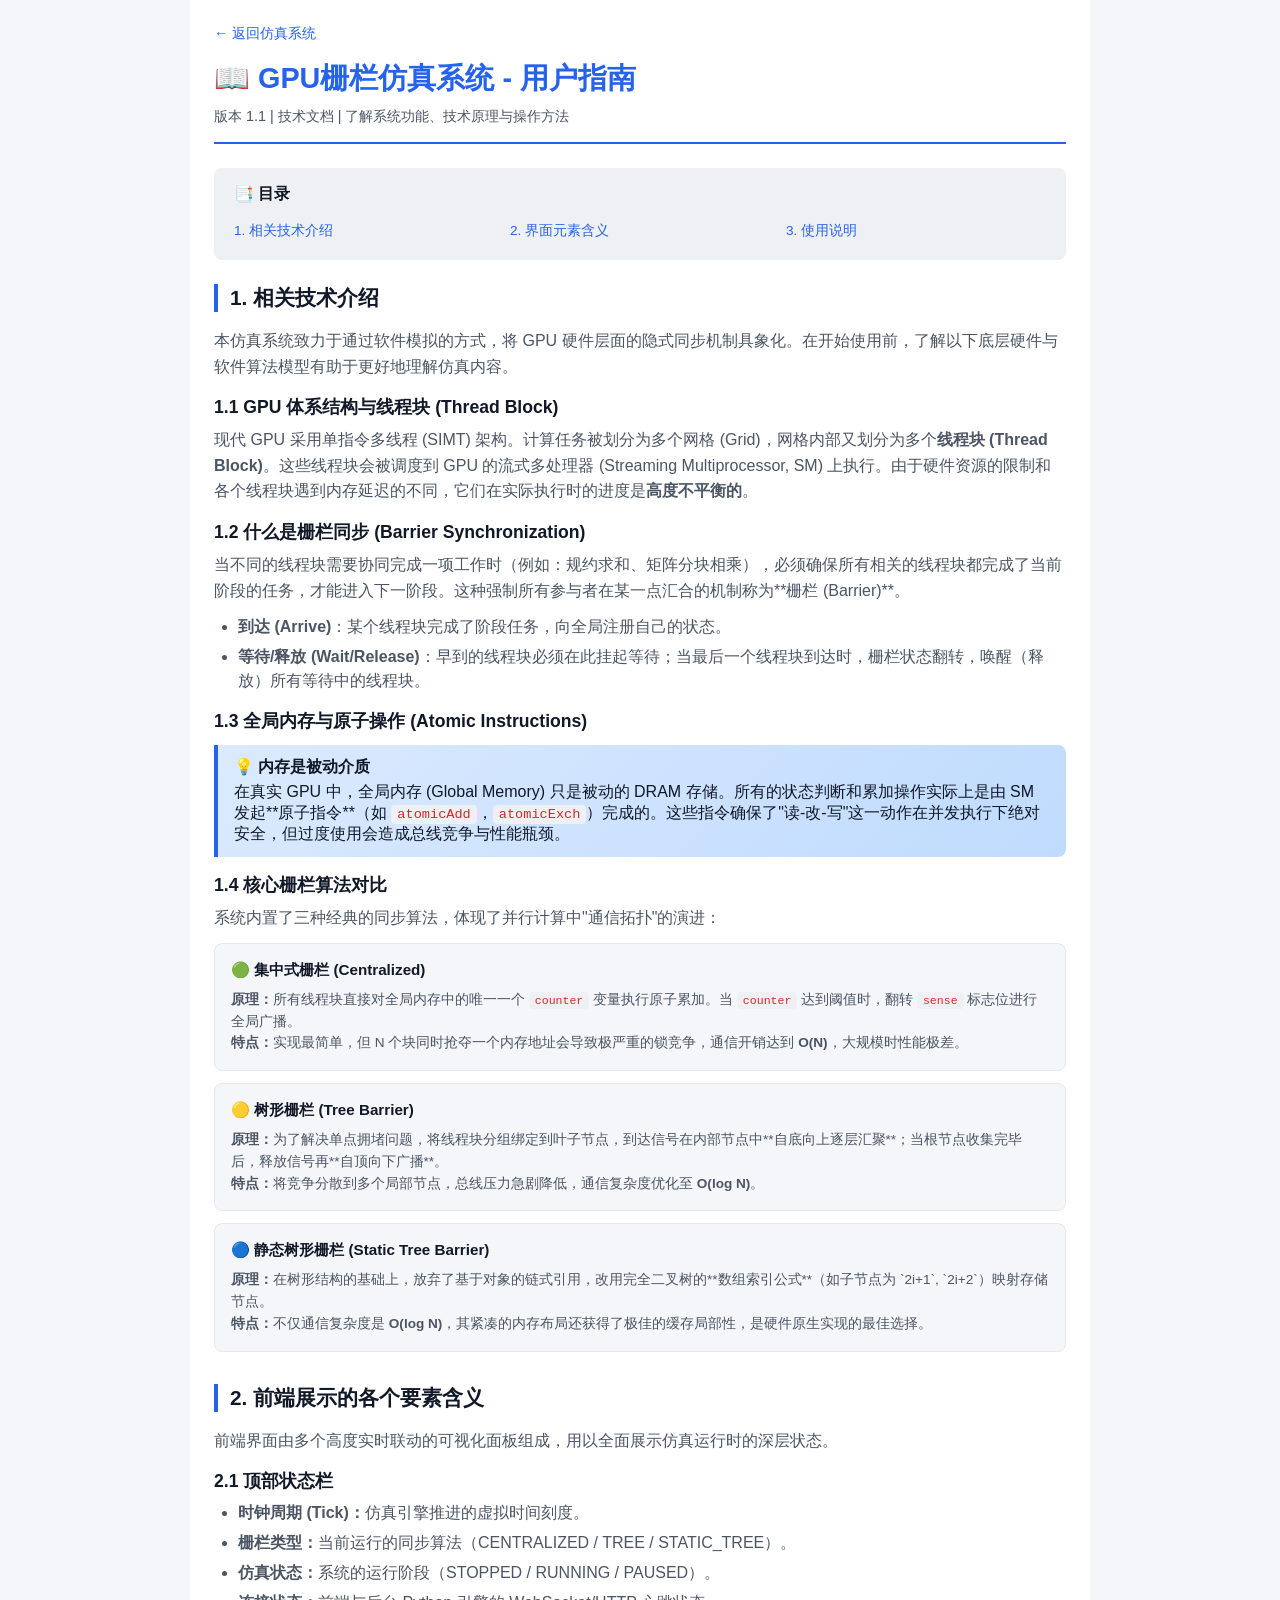
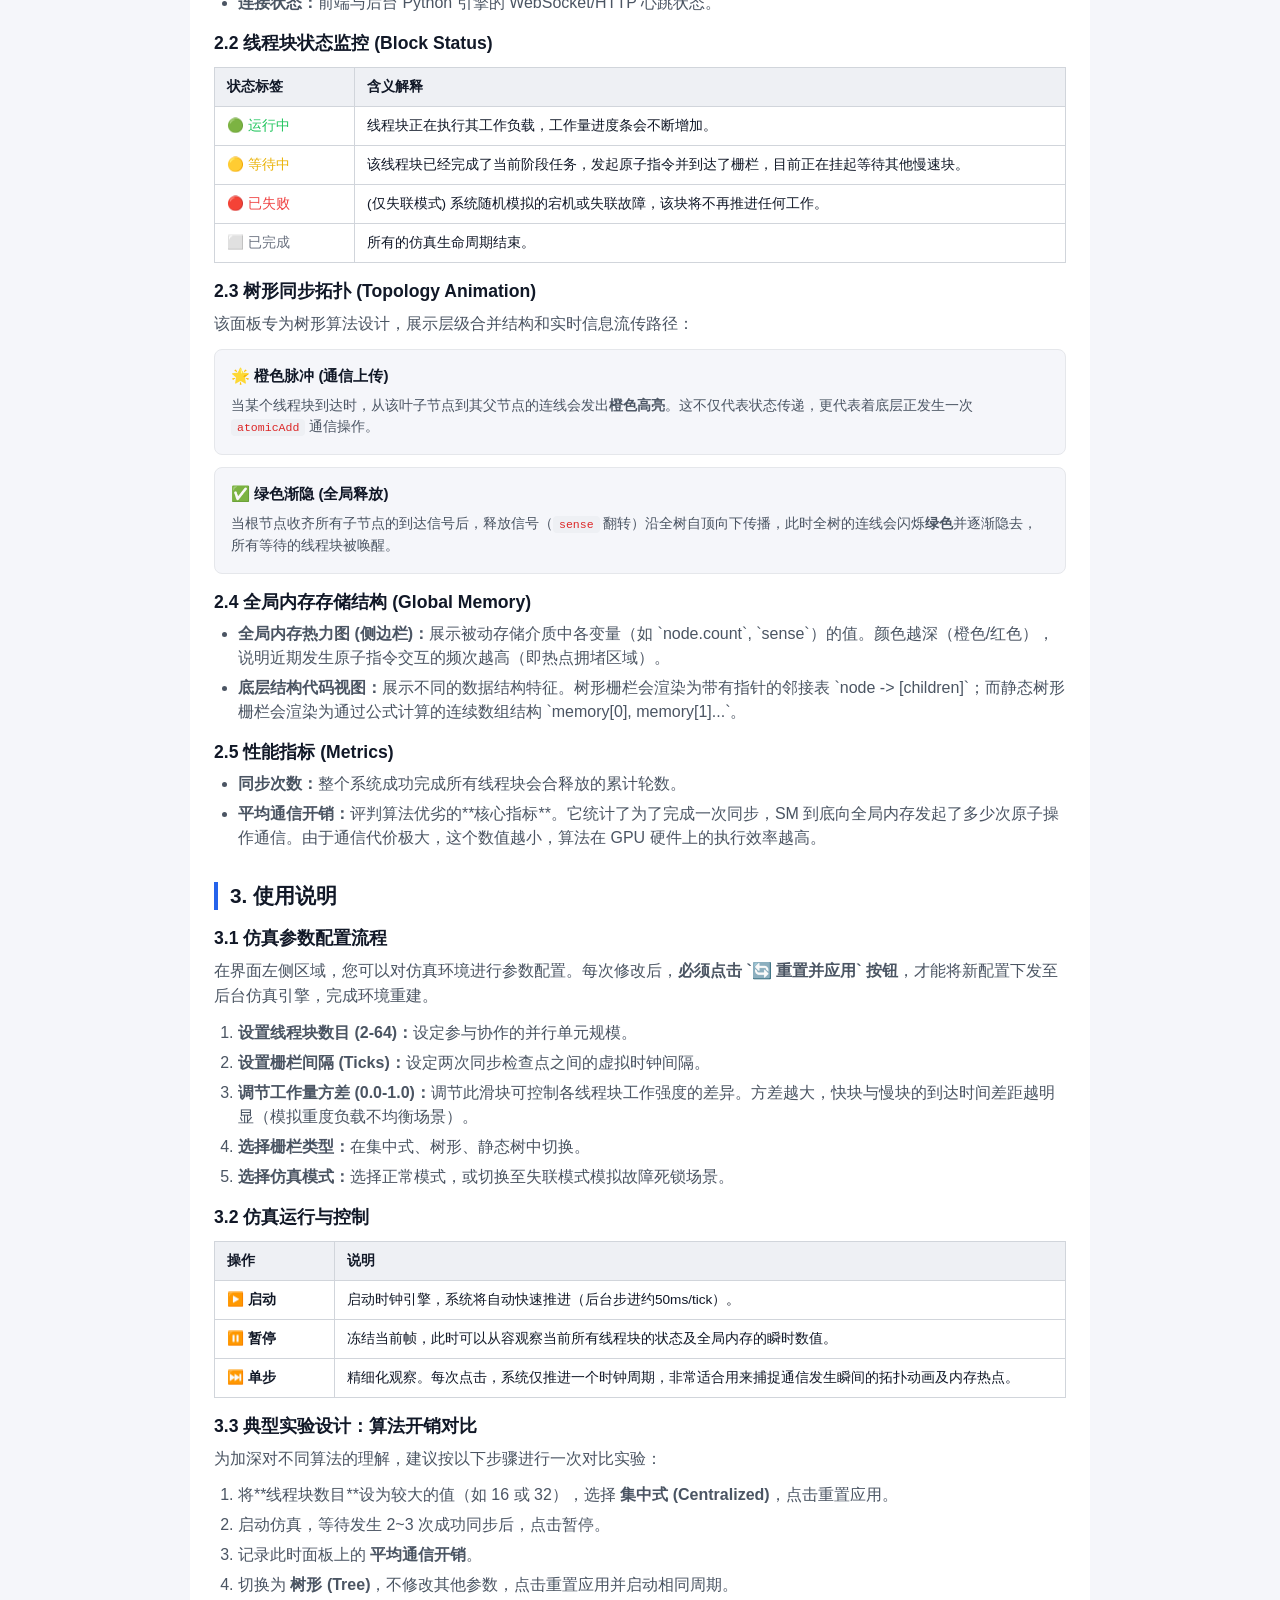
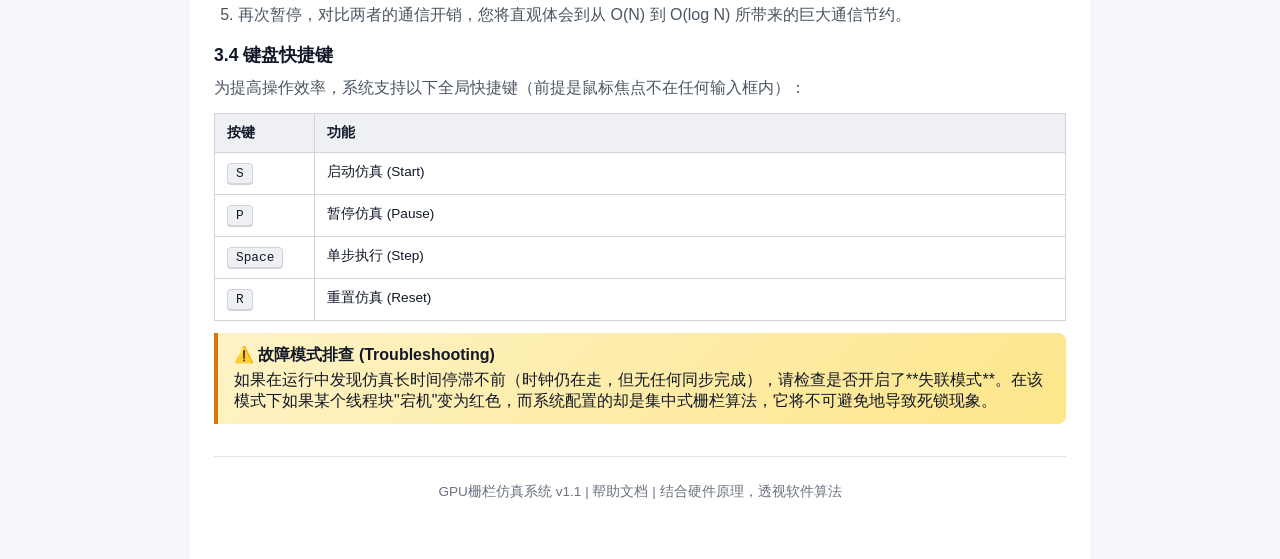
<file: src/web/help.html>
<!DOCTYPE html>
<html lang="zh-CN">
<head>
    <meta charset="UTF-8">
    <meta name="viewport" content="width=device-width, initial-scale=1.0">
    <title>GPU栅栏仿真系统 - 帮助文档</title>
    <link rel="stylesheet" href="styles.css">
    <style>
        .help-container {
            max-width: 900px;
            margin: 0 auto;
            padding: 24px;
            background: var(--bg-secondary);
            min-height: 100vh;
        }

        .help-header {
            border-bottom: 2px solid var(--accent-primary);
            padding-bottom: 16px;
            margin-bottom: 24px;
        }

        .help-header h1 {
            font-size: 1.8rem;
            color: var(--accent-primary);
            margin-bottom: 8px;
        }

        .help-header p {
            color: var(--text-secondary);
            font-size: 0.9rem;
        }

        .help-toc {
            background: var(--bg-tertiary);
            border-radius: 8px;
            padding: 16px 20px;
            margin-bottom: 24px;
        }

        .help-toc h3 {
            margin: 0 0 12px 0;
            font-size: 1rem;
            color: var(--text-primary);
        }

        .help-toc ul {
            list-style: none;
            padding: 0;
            margin: 0;
            columns: 3;
        }

        .help-toc li {
            padding: 4px 0;
        }

        .help-toc a {
            color: var(--accent-primary);
            text-decoration: none;
            font-size: 0.85rem;
        }

        .help-toc a:hover {
            text-decoration: underline;
        }

        .help-section {
            margin-bottom: 32px;
        }

        .help-section h2 {
            font-size: 1.3rem;
            color: var(--text-primary);
            border-left: 4px solid var(--accent-primary);
            padding-left: 12px;
            margin-bottom: 16px;
        }

        .help-section h3 {
            font-size: 1.1rem;
            color: var(--text-primary);
            margin: 16px 0 8px 0;
        }

        .help-section p {
            line-height: 1.6;
            color: var(--text-secondary);
            margin-bottom: 12px;
        }

        .help-section ul, .help-section ol {
            margin: 8px 0 16px 0;
            padding-left: 24px;
            color: var(--text-secondary);
        }

        .help-section li {
            margin: 6px 0;
            line-height: 1.5;
        }

        .help-card {
            background: var(--bg-primary);
            border: 1px solid var(--border-light);
            border-radius: 8px;
            padding: 16px;
            margin: 12px 0;
        }

        .help-card h4 {
            margin: 0 0 8px 0;
            color: var(--text-primary);
            font-size: 0.95rem;
        }

        .help-card p {
            margin: 0;
            font-size: 0.85rem;
        }

        .kbd {
            display: inline-block;
            background: var(--bg-tertiary);
            border: 1px solid var(--border-color);
            border-radius: 4px;
            padding: 2px 8px;
            font-family: monospace;
            font-size: 0.8rem;
            color: var(--text-primary);
            box-shadow: 0 1px 0 var(--border-color);
        }

        .help-table {
            width: 100%;
            border-collapse: collapse;
            margin: 12px 0;
            font-size: 0.85rem;
        }

        .help-table th {
            background: var(--bg-tertiary);
            padding: 10px 12px;
            text-align: left;
            font-weight: 600;
            border: 1px solid var(--border-color);
        }

        .help-table td {
            padding: 10px 12px;
            border: 1px solid var(--border-color);
            vertical-align: top;
        }

        .help-table tr:hover {
            background: var(--bg-primary);
        }

        code {
            background: var(--bg-tertiary);
            padding: 2px 6px;
            border-radius: 4px;
            font-family: 'Consolas', monospace;
            font-size: 0.85em;
            color: var(--danger-color);
        }

        .back-link {
            display: inline-block;
            margin-bottom: 16px;
            color: var(--accent-primary);
            text-decoration: none;
            font-size: 0.9rem;
        }

        .back-link:hover {
            text-decoration: underline;
        }

        .tip-box {
            background: linear-gradient(135deg, #dbeafe, #bfdbfe);
            border-left: 4px solid var(--accent-primary);
            border-radius: 0 8px 8px 0;
            padding: 12px 16px;
            margin: 12px 0;
        }

        .tip-box.warning {
            background: linear-gradient(135deg, #fef3c7, #fde68a);
            border-left-color: var(--warning-color);
        }

        .tip-box.success {
            background: linear-gradient(135deg, #d1fae5, #a7f3d0);
            border-left-color: var(--success-color);
        }

        .tip-box strong {
            display: block;
            margin-bottom: 4px;
        }
    </style>
</head>
<body>
    <div class="help-container">
        <a href="index.html" class="back-link">← 返回仿真系统</a>
        
        <div class="help-header">
            <h1>📖 GPU栅栏仿真系统 - 用户指南</h1>
            <p>版本 1.1 | 技术文档 | 了解系统功能、技术原理与操作方法</p>
        </div>

        <div class="help-toc">
            <h3>📑 目录</h3>
            <ul>
                <li><a href="#tech-intro">1. 相关技术介绍</a></li>
                <li><a href="#ui-elements">2. 界面元素含义</a></li>
                <li><a href="#user-guide">3. 使用说明</a></li>
            </ul>
        </div>

        <!-- ================= 第1部分：相关技术介绍 ================= -->
        <div class="help-section" id="tech-intro">
            <h2>1. 相关技术介绍</h2>
            <p>本仿真系统致力于通过软件模拟的方式，将 GPU 硬件层面的隐式同步机制具象化。在开始使用前，了解以下底层硬件与软件算法模型有助于更好地理解仿真内容。</p>
            
            <h3>1.1 GPU 体系结构与线程块 (Thread Block)</h3>
            <p>现代 GPU 采用单指令多线程 (SIMT) 架构。计算任务被划分为多个网格 (Grid)，网格内部又划分为多个<strong>线程块 (Thread Block)</strong>。这些线程块会被调度到 GPU 的流式多处理器 (Streaming Multiprocessor, SM) 上执行。由于硬件资源的限制和各个线程块遇到内存延迟的不同，它们在实际执行时的进度是<strong>高度不平衡的</strong>。</p>

            <h3>1.2 什么是栅栏同步 (Barrier Synchronization)</h3>
            <p>当不同的线程块需要协同完成一项工作时（例如：规约求和、矩阵分块相乘），必须确保所有相关的线程块都完成了当前阶段的任务，才能进入下一阶段。这种强制所有参与者在某一点汇合的机制称为**栅栏 (Barrier)**。</p>
            <ul>
                <li><strong>到达 (Arrive)</strong>：某个线程块完成了阶段任务，向全局注册自己的状态。</li>
                <li><strong>等待/释放 (Wait/Release)</strong>：早到的线程块必须在此挂起等待；当最后一个线程块到达时，栅栏状态翻转，唤醒（释放）所有等待中的线程块。</li>
            </ul>

            <h3>1.3 全局内存与原子操作 (Atomic Instructions)</h3>
            <div class="tip-box">
                <strong>💡 内存是被动介质</strong>
                在真实 GPU 中，全局内存 (Global Memory) 只是被动的 DRAM 存储。所有的状态判断和累加操作实际上是由 SM 发起**原子指令**（如 <code>atomicAdd</code>，<code>atomicExch</code>）完成的。这些指令确保了"读-改-写"这一动作在并发执行下绝对安全，但过度使用会造成总线竞争与性能瓶颈。
            </div>

            <h3>1.4 核心栅栏算法对比</h3>
            <p>系统内置了三种经典的同步算法，体现了并行计算中"通信拓扑"的演进：</p>
            <div class="help-card">
                <h4>🟢 集中式栅栏 (Centralized)</h4>
                <p><strong>原理：</strong>所有线程块直接对全局内存中的唯一一个 <code>counter</code> 变量执行原子累加。当 <code>counter</code> 达到阈值时，翻转 <code>sense</code> 标志位进行全局广播。</p>
                <p><strong>特点：</strong>实现最简单，但 N 个块同时抢夺一个内存地址会导致极严重的锁竞争，通信开销达到 <strong>O(N)</strong>，大规模时性能极差。</p>
            </div>
            <div class="help-card">
                <h4>🟡 树形栅栏 (Tree Barrier)</h4>
                <p><strong>原理：</strong>为了解决单点拥堵问题，将线程块分组绑定到叶子节点，到达信号在内部节点中**自底向上逐层汇聚**；当根节点收集完毕后，释放信号再**自顶向下广播**。</p>
                <p><strong>特点：</strong>将竞争分散到多个局部节点，总线压力急剧降低，通信复杂度优化至 <strong>O(log N)</strong>。</p>
            </div>
            <div class="help-card">
                <h4>🔵 静态树形栅栏 (Static Tree Barrier)</h4>
                <p><strong>原理：</strong>在树形结构的基础上，放弃了基于对象的链式引用，改用完全二叉树的**数组索引公式**（如子节点为 `2i+1`, `2i+2`）映射存储节点。</p>
                <p><strong>特点：</strong>不仅通信复杂度是 <strong>O(log N)</strong>，其紧凑的内存布局还获得了极佳的缓存局部性，是硬件原生实现的最佳选择。</p>
            </div>
        </div>

        <!-- ================= 第2部分：前端展示要素 ================= -->
        <div class="help-section" id="ui-elements">
            <h2>2. 前端展示的各个要素含义</h2>
            <p>前端界面由多个高度实时联动的可视化面板组成，用以全面展示仿真运行时的深层状态。</p>

            <h3>2.1 顶部状态栏</h3>
            <ul>
                <li><strong>时钟周期 (Tick)：</strong>仿真引擎推进的虚拟时间刻度。</li>
                <li><strong>栅栏类型：</strong>当前运行的同步算法（CENTRALIZED / TREE / STATIC_TREE）。</li>
                <li><strong>仿真状态：</strong>系统的运行阶段（STOPPED / RUNNING / PAUSED）。</li>
                <li><strong>连接状态：</strong>前端与后台 Python 引擎的 WebSocket/HTTP 心跳状态。</li>
            </ul>

            <h3>2.2 线程块状态监控 (Block Status)</h3>
            <table class="help-table">
                <tr>
                    <th style="width: 140px;">状态标签</th>
                    <th>含义解释</th>
                </tr>
                <tr>
                    <td><span style="color: #22c55e;">🟢 运行中</span></td>
                    <td>线程块正在执行其工作负载，工作量进度条会不断增加。</td>
                </tr>
                <tr>
                    <td><span style="color: #eab308;">🟡 等待中</span></td>
                    <td>该线程块已经完成了当前阶段任务，发起原子指令并到达了栅栏，目前正在挂起等待其他慢速块。</td>
                </tr>
                <tr>
                    <td><span style="color: #ef4444;">🔴 已失败</span></td>
                    <td>(仅失联模式) 系统随机模拟的宕机或失联故障，该块将不再推进任何工作。</td>
                </tr>
                <tr>
                    <td><span style="color: #6b7280;">⬜ 已完成</span></td>
                    <td>所有的仿真生命周期结束。</td>
                </tr>
            </table>

            <h3>2.3 树形同步拓扑 (Topology Animation)</h3>
            <p>该面板专为树形算法设计，展示层级合并结构和实时信息流传路径：</p>
            <div class="help-card">
                <h4>🌟 橙色脉冲 (通信上传)</h4>
                <p>当某个线程块到达时，从该叶子节点到其父节点的连线会发出<strong>橙色高亮</strong>。这不仅代表状态传递，更代表着底层正发生一次 <code>atomicAdd</code> 通信操作。</p>
            </div>
            <div class="help-card">
                <h4>✅ 绿色渐隐 (全局释放)</h4>
                <p>当根节点收齐所有子节点的到达信号后，释放信号（<code>sense</code> 翻转）沿全树自顶向下传播，此时全树的连线会闪烁<strong>绿色</strong>并逐渐隐去，所有等待的线程块被唤醒。</p>
            </div>

            <h3>2.4 全局内存存储结构 (Global Memory)</h3>
            <ul>
                <li><strong>全局内存热力图 (侧边栏)：</strong>展示被动存储介质中各变量（如 `node.count`, `sense`）的值。颜色越深（橙色/红色），说明近期发生原子指令交互的频次越高（即热点拥堵区域）。</li>
                <li><strong>底层结构代码视图：</strong>展示不同的数据结构特征。树形栅栏会渲染为带有指针的邻接表 `node -> [children]`；而静态树形栅栏会渲染为通过公式计算的连续数组结构 `memory[0], memory[1]...`。</li>
            </ul>

            <h3>2.5 性能指标 (Metrics)</h3>
            <ul>
                <li><strong>同步次数：</strong>整个系统成功完成所有线程块会合释放的累计轮数。</li>
                <li><strong>平均通信开销：</strong>评判算法优劣的**核心指标**。它统计了为了完成一次同步，SM 到底向全局内存发起了多少次原子操作通信。由于通信代价极大，这个数值越小，算法在 GPU 硬件上的执行效率越高。</li>
            </ul>
        </div>

        <!-- ================= 第3部分：使用说明 ================= -->
        <div class="help-section" id="user-guide">
            <h2>3. 使用说明</h2>
            
            <h3>3.1 仿真参数配置流程</h3>
            <p>在界面左侧区域，您可以对仿真环境进行参数配置。每次修改后，<strong>必须点击 `🔄 重置并应用` 按钮</strong>，才能将新配置下发至后台仿真引擎，完成环境重建。</p>
            <ol>
                <li><strong>设置线程块数目 (2-64)：</strong>设定参与协作的并行单元规模。</li>
                <li><strong>设置栅栏间隔 (Ticks)：</strong>设定两次同步检查点之间的虚拟时钟间隔。</li>
                <li><strong>调节工作量方差 (0.0-1.0)：</strong>调节此滑块可控制各线程块工作强度的差异。方差越大，快块与慢块的到达时间差距越明显（模拟重度负载不均衡场景）。</li>
                <li><strong>选择栅栏类型：</strong>在集中式、树形、静态树中切换。</li>
                <li><strong>选择仿真模式：</strong>选择正常模式，或切换至失联模式模拟故障死锁场景。</li>
            </ol>

            <h3>3.2 仿真运行与控制</h3>
            <table class="help-table">
                <tr>
                    <th style="width: 120px;">操作</th>
                    <th>说明</th>
                </tr>
                <tr>
                    <td><strong>▶️ 启动</strong></td>
                    <td>启动时钟引擎，系统将自动快速推进（后台步进约50ms/tick）。</td>
                </tr>
                <tr>
                    <td><strong>⏸️ 暂停</strong></td>
                    <td>冻结当前帧，此时可以从容观察当前所有线程块的状态及全局内存的瞬时数值。</td>
                </tr>
                <tr>
                    <td><strong>⏭️ 单步</strong></td>
                    <td>精细化观察。每次点击，系统仅推进一个时钟周期，非常适合用来捕捉通信发生瞬间的拓扑动画及内存热点。</td>
                </tr>
            </table>

            <h3>3.3 典型实验设计：算法开销对比</h3>
            <p>为加深对不同算法的理解，建议按以下步骤进行一次对比实验：</p>
            <ol>
                <li>将**线程块数目**设为较大的值（如 16 或 32），选择 <strong>集中式 (Centralized)</strong>，点击重置应用。</li>
                <li>启动仿真，等待发生 2~3 次成功同步后，点击暂停。</li>
                <li>记录此时面板上的 <strong>平均通信开销</strong>。</li>
                <li>切换为 <strong>树形 (Tree)</strong>，不修改其他参数，点击重置应用并启动相同周期。</li>
                <li>再次暂停，对比两者的通信开销，您将直观体会到从 O(N) 到 O(log N) 所带来的巨大通信节约。</li>
            </ol>

            <h3>3.4 键盘快捷键</h3>
            <p>为提高操作效率，系统支持以下全局快捷键（前提是鼠标焦点不在任何输入框内）：</p>
            <table class="help-table">
                <tr>
                    <th style="width: 100px;">按键</th>
                    <th>功能</th>
                </tr>
                <tr>
                    <td><span class="kbd">S</span></td>
                    <td>启动仿真 (Start)</td>
                </tr>
                <tr>
                    <td><span class="kbd">P</span></td>
                    <td>暂停仿真 (Pause)</td>
                </tr>
                <tr>
                    <td><span class="kbd">Space</span></td>
                    <td>单步执行 (Step)</td>
                </tr>
                <tr>
                    <td><span class="kbd">R</span></td>
                    <td>重置仿真 (Reset)</td>
                </tr>
            </table>
            
            <div class="tip-box warning">
                <strong>⚠️ 故障模式排查 (Troubleshooting)</strong>
                如果在运行中发现仿真长时间停滞不前（时钟仍在走，但无任何同步完成），请检查是否开启了**失联模式**。在该模式下如果某个线程块"宕机"变为红色，而系统配置的却是集中式栅栏算法，它将不可避免地导致死锁现象。
            </div>
        </div>

        <div class="help-section" style="border-top: 1px solid var(--border-light); padding-top: 24px; margin-top: 32px;">
            <p style="text-align: center; color: var(--text-muted); font-size: 0.85rem;">
                GPU栅栏仿真系统 v1.1 | 帮助文档 | 结合硬件原理，透视软件算法
            </p>
        </div>
    </div>
</body>
</html>
</file>
<file: src/web/styles.css>
:root {
    /* ===== 浅色主题配色 ===== */
    --bg-primary: #f5f6fa;
    --bg-secondary: #ffffff;
    --bg-tertiary: #eef0f4;

    --bg-card: #ffffff;
    --bg-input: #f0f2f5;
    --bg-hover: #e8eaf0;
    --border-color: #d1d5db;
    --border-light: #e5e7eb;

    /* 文本颜色 */
    --text-main: #1f2937;
    --text-muted: #6b7280;
    --text-primary: #111827;
    --text-secondary: #4b5563;

    /* 主色 */
    --accent-primary: #2563eb;
    --accent-hover: #1d4ed8;
    --accent-light: #dbeafe;

    /* 状态色 */
    --success-color: #16a34a;
    --warning-color: #d97706;
    --danger-color: #dc2626;
    --info-color: #2563eb;

    --block-running: #16a34a;
    --block-waiting: #d97706;
    --block-finished: #2563eb;

    /* 阴影 */
    --shadow-sm: 0 1px 3px rgba(0,0,0,0.06);
    --shadow-md: 0 2px 8px rgba(0,0,0,0.08);

    /* 过渡 */
    --transition-fast: 150ms ease;
    --transition-base: 250ms ease;
}

@import url('https://fonts.googleapis.com/css2?family=Inter:wght@400;500;600;700&display=swap');

* {
    box-sizing: border-box;
    margin: 0;
    padding: 0;
}

body {
    font-family: 'Inter', -apple-system, BlinkMacSystemFont, 'Segoe UI', sans-serif;
    background: var(--bg-primary);
    color: var(--text-primary);
    margin: 0;
    padding: 0;
    height: 100vh;
    overflow: hidden;
    -webkit-font-smoothing: antialiased;
}

/* ===== 布局 ===== */

.container {
    display: grid;
    grid-template-areas:
        "header header"
        "main sidebar";
    grid-template-columns: 1fr 340px;
    grid-template-rows: 56px 1fr;
    height: 100vh;
    gap: 0;
}

/* ===== 顶栏 ===== */

header {
    grid-area: header;
    background: var(--bg-secondary);
    padding: 0 24px;
    display: flex;
    align-items: center;
    justify-content: space-between;
    border-bottom: 1px solid var(--border-color);
    box-shadow: var(--shadow-sm);
    z-index: 10;
}

header h1 {
    font-size: 1.25rem;
    font-weight: 700;
    color: var(--accent-primary);
    margin: 0;
}

.header-nav {
    margin-left: auto;
    margin-right: 20px;
}

.nav-link {
    color: var(--accent-primary);
    text-decoration: none;
    font-weight: 500;
    font-size: 0.85rem;
    padding: 6px 14px;
    border-radius: 6px;
    transition: background var(--transition-fast);
}

.nav-link:hover {
    background: var(--accent-light);
}

.status-bar {
    display: flex;
    gap: 20px;
    align-items: center;
}

.status-bar span {
    font-weight: 500;
    font-size: 0.8rem;
    color: var(--text-secondary);
    display: inline-flex;
    align-items: center;
    gap: 5px;
    white-space: nowrap;
}

.status-offline,
.status-online {
    position: relative;
    padding-left: 14px;
}

.status-offline::before,
.status-online::before {
    content: '';
    position: absolute;
    left: 0;
    top: 50%;
    transform: translateY(-50%);
    width: 8px;
    height: 8px;
    border-radius: 50%;
}

.status-offline::before {
    background: var(--danger-color);
}

.status-online::before {
    background: var(--success-color);
}

.status-offline { color: var(--danger-color); }
.status-online { color: var(--success-color); }

/* ===== 主内容区 ===== */

main {
    grid-area: main;
    padding: 20px;
    overflow-y: auto;
    background: var(--bg-primary);
}

main::-webkit-scrollbar {
    width: 6px;
}

main::-webkit-scrollbar-track {
    background: transparent;
}

main::-webkit-scrollbar-thumb {
    background: var(--border-color);
    border-radius: 3px;
}

/* ===== 表格通用样式 ===== */

.data-table {
    width: 100%;
    border-collapse: collapse;
    background: var(--bg-secondary);
    border-radius: 8px;
    overflow: hidden;
    box-shadow: var(--shadow-sm);
    border: 1px solid var(--border-light);
    font-size: 0.85rem;
}

.data-table thead {
    background: var(--bg-tertiary);
}

.data-table th {
    padding: 10px 14px;
    text-align: left;
    font-weight: 600;
    font-size: 0.78rem;
    color: var(--text-secondary);
    text-transform: uppercase;
    letter-spacing: 0.03em;
    border-bottom: 2px solid var(--border-color);
    white-space: nowrap;
}

.data-table td {
    padding: 8px 14px;
    border-bottom: 1px solid var(--border-light);
    color: var(--text-main);
    vertical-align: middle;
}

.data-table tbody tr:last-child td {
    border-bottom: none;
}

.data-table tbody tr:hover {
    background: var(--bg-tertiary);
}

.data-table tbody tr {
    transition: background var(--transition-fast);
}

/* ===== 线程块表格 ===== */

.section-title {
    font-size: 0.95rem;
    font-weight: 600;
    color: var(--text-primary);
    margin-bottom: 10px;
}

/* 状态标签 */
.state-badge {
    display: inline-block;
    padding: 3px 10px;
    border-radius: 12px;
    font-size: 0.75rem;
    font-weight: 600;
    text-transform: uppercase;
    letter-spacing: 0.02em;
}

.state-badge.running {
    background: #dcfce7;
    color: #15803d;
}

.state-badge.waiting_at_barrier {
    background: #fef3c7;
    color: #92400e;
}

.state-badge.finished {
    background: #dbeafe;
    color: #1e40af;
}

.state-badge.failed {
    background: #fee2e2;
    color: #991b1b;
}

/* 进度条 (表格内) */
.progress-cell {
    display: flex;
    align-items: center;
    gap: 8px;
}

.progress-bar-inline {
    flex: 1;
    height: 6px;
    background: var(--bg-tertiary);
    border-radius: 3px;
    overflow: hidden;
    min-width: 60px;
}

.progress-fill-inline {
    height: 100%;
    background: var(--accent-primary);
    border-radius: 3px;
    transition: width var(--transition-base);
}

.progress-text {
    font-size: 0.78rem;
    font-weight: 500;
    color: var(--text-secondary);
    min-width: 36px;
    text-align: right;
}

/* 栅栏等待标记 */
.barrier-yes {
    color: var(--warning-color);
    font-weight: 600;
}

.barrier-no {
    color: var(--text-muted);
}

/* ===== 侧栏 ===== */

.controls {
    grid-area: sidebar;
    background: var(--bg-secondary);
    border-left: 1px solid var(--border-color);
    padding: 16px;
    display: flex;
    flex-direction: column;
    gap: 14px;
    overflow-y: auto;
}

.controls::-webkit-scrollbar {
    width: 5px;
}

.controls::-webkit-scrollbar-thumb {
    background: var(--border-color);
    border-radius: 3px;
}

.control-group {
    background: var(--bg-primary);
    padding: 14px;
    border-radius: 8px;
    border: 1px solid var(--border-light);
}

.control-group h3 {
    margin: 0 0 10px 0;
    font-size: 0.85rem;
    font-weight: 600;
    color: var(--text-primary);
}

/* ===== 按钮 ===== */

button {
    background: var(--accent-primary);
    color: #ffffff;
    border: none;
    padding: 8px 16px;
    border-radius: 6px;
    cursor: pointer;
    font-size: 0.82rem;
    font-weight: 600;
    font-family: inherit;
    margin-right: 4px;
    margin-bottom: 4px;
    transition: background var(--transition-fast);
}

button:hover {
    background: var(--accent-hover);
}

.btn-danger {
    background: var(--danger-color);
}

.btn-danger:hover {
    background: #b91c1c;
}

/* ===== 下拉框 & 输入 ===== */

select {
    width: 100%;
    padding: 8px 10px;
    margin-bottom: 8px;
    background: var(--bg-secondary);
    color: var(--text-primary);
    border: 1px solid var(--border-color);
    border-radius: 6px;
    font-family: inherit;
    font-size: 0.82rem;
    cursor: pointer;
}

select:hover {
    border-color: var(--accent-primary);
}

select:focus {
    outline: none;
    border-color: var(--accent-primary);
    box-shadow: 0 0 0 2px var(--accent-light);
}

label {
    font-size: 0.8rem;
    font-weight: 500;
    color: var(--text-secondary);
    display: block;
    margin-bottom: 4px;
}

input[type="range"] {
    width: calc(100% - 40px);
    vertical-align: middle;
}

/* ===== 指标面板 (表格式) ===== */

.metrics-table {
    width: 100%;
    border-collapse: collapse;
    font-size: 0.82rem;
}

.metrics-table td {
    padding: 6px 0;
    border-bottom: 1px solid var(--border-light);
}

.metrics-table td:first-child {
    color: var(--text-secondary);
    font-weight: 500;
}

.metrics-table td:last-child {
    text-align: right;
    font-weight: 700;
    color: var(--text-primary);
}

.metrics-table tr:last-child td {
    border-bottom: none;
}

.metric-value.updating {
    animation: pulse 0.3s ease;
}

@keyframes pulse {
    0%, 100% { opacity: 1; }
    50% { opacity: 0.5; }
}

/* ===== 内存面板 (表格式) ===== */

.memory-panel {
    max-height: 200px;
    overflow-y: auto;
}

.memory-panel::-webkit-scrollbar {
    width: 4px;
}

.memory-panel::-webkit-scrollbar-thumb {
    background: var(--border-color);
    border-radius: 2px;
}

.memory-table {
    width: 100%;
    border-collapse: collapse;
    font-size: 0.78rem;
}

.memory-table th {
    padding: 6px 8px;
    text-align: left;
    font-weight: 600;
    font-size: 0.72rem;
    color: var(--text-secondary);
    text-transform: uppercase;
    border-bottom: 1px solid var(--border-color);
    background: var(--bg-tertiary);
}

.memory-table td {
    padding: 5px 8px;
    border-bottom: 1px solid var(--border-light);
    font-family: 'Consolas', 'Courier New', monospace;
}

.memory-table td.mem-key {
    color: var(--text-secondary);
}

.memory-table td.mem-val {
    font-weight: 600;
    text-align: center;
}

.memory-table td.mem-heat {
    width: 50px;
    text-align: center;
}

.heat-dot {
    display: inline-block;
    width: 12px;
    height: 12px;
    border-radius: 2px;
}

.memory-empty {
    color: var(--text-muted);
    font-style: italic;
    text-align: center;
    padding: 12px;
    font-size: 0.82rem;
}

/* ===== 日志 ===== */

.log-panel {
    flex-grow: 1;
    display: flex;
    flex-direction: column;
    background: var(--bg-primary);
    padding: 12px;
    border-radius: 8px;
    border: 1px solid var(--border-light);
    overflow: hidden;
    min-height: 160px;
}

.log-panel h3 {
    margin: 0 0 8px 0;
    font-size: 0.85rem;
    font-weight: 600;
}

#log-content {
    flex-grow: 1;
    overflow-y: auto;
    font-family: 'Consolas', 'Courier New', monospace;
    font-size: 0.75rem;
    color: var(--text-secondary);
    line-height: 1.5;
}

#log-content::-webkit-scrollbar {
    width: 4px;
}

#log-content::-webkit-scrollbar-thumb {
    background: var(--border-color);
    border-radius: 2px;
}

.log-entry {
    margin-bottom: 4px;
    padding: 3px 6px;
    border-left: 2px solid var(--accent-light);
    background: var(--bg-tertiary);
    border-radius: 3px;
}

.hidden {
    display: none !important;
}

/* ===== 拓扑树样式 ===== */

.topology-section {
    margin-top: 20px;
}

.topology-container {
    background: var(--bg-secondary);
    border: 1px solid var(--border-light);
    border-radius: 8px;
    padding: 20px;
    overflow-x: auto;
    box-shadow: var(--shadow-sm);
    display: flex;
    justify-content: center;
}

.topology-container::-webkit-scrollbar {
    height: 6px;
}

.topology-container::-webkit-scrollbar-thumb {
    background: var(--border-color);
    border-radius: 3px;
}

/* CSS 组织架构树实现 */
.css-tree ul {
    padding-top: 20px;
    position: relative;
    transition: all 0.5s;
    display: flex;
    justify-content: center;
}

.css-tree li {
    float: left;
    text-align: center;
    list-style-type: none;
    position: relative;
    padding: 20px 5px 0 5px;
    transition: all 0.5s;
}

/* 连接线 */
.css-tree li::before, .css-tree li::after {
    content: '';
    position: absolute;
    top: 0;
    right: 50%;
    border-top: 2px solid var(--border-color);
    width: 50%;
    height: 20px;
}

.css-tree li::after {
    right: auto;
    left: 50%;
    border-left: 2px solid var(--border-color);
}

/* 移除第一个和最后一个兄弟节点的半边线 */
.css-tree li:only-child::after, .css-tree li:only-child::before {
    display: none;
}

.css-tree li:only-child {
    padding-top: 0;
}

.css-tree li:first-child::before, .css-tree li:last-child::after {
    border: 0 none;
}

/* 将第一项和最后项的线延长到中间 */
.css-tree li:first-child::after {
    border-radius: 5px 0 0 0;
}

.css-tree li:last-child::before {
    border-right: 2px solid var(--border-color);
    border-radius: 0 5px 0 0;
}

/* 添加向下指向子节点的线 */
.css-tree ul ul::before {
    content: '';
    position: absolute;
    top: 0;
    left: 50%;
    border-left: 2px solid var(--border-color);
    width: 0;
    height: 20px;
}

/* 节点样式 */
.css-tree .node-box {
    border: 2px solid var(--border-color);
    padding: 6px 12px;
    text-decoration: none;
    color: var(--text-primary);
    font-size: 0.75rem;
    font-weight: 600;
    display: inline-block;
    border-radius: 6px;
    background: var(--bg-card);
    transition: all 0.3s ease;
    min-width: 60px;
}

/* 叶子节点 (Block) */
.css-tree .node-box.leaf {
    border-color: var(--accent-primary);
    background: var(--accent-light);
}

/* 满足触发条件的节点 (count == limit) */
.css-tree .node-box.ready {
    border-color: var(--success-color);
    background: #dcfce7;
    color: #15803d;
}

.css-tree .node-title {
    display: block;
    margin-bottom: 4px;
    color: var(--text-secondary);
    font-size: 0.7rem;
}

/* ===== 内存树结构样式 ===== */
.memory-tree-header {
    font-size: 0.75rem;
    color: var(--text-secondary);
    margin-bottom: 8px;
    padding-bottom: 4px;
    border-bottom: 1px solid var(--border-color);
}

.memory-tree-container {
    display: flex;
    flex-direction: column;
    align-items: center;
    gap: 2px;
}

.mem-tree-row {
    display: flex;
    justify-content: center;
    gap: 8px;
    flex-wrap: wrap;
}

.mem-tree-node {
    display: flex;
    flex-direction: column;
    align-items: center;
    justify-content: center;
    min-width: 36px;
    height: 36px;
    padding: 4px 6px;
    border-radius: 6px;
    border: 1px solid var(--border-color);
    background: var(--bg-secondary);
    font-size: 0.7rem;
}

.mem-tree-node.node-idle {
    border-color: var(--border-color);
    background: var(--bg-secondary);
}

.mem-tree-node.node-active {
    border-color: #22c55e;
    background: rgba(34, 197, 94, 0.15);
}

.mem-tree-node.node-partial {
    border-color: #f59e0b;
    background: rgba(245, 158, 11, 0.15);
}

.mem-tree-node.node-root {
    border-color: #8b5cf6;
    background: rgba(139, 92, 246, 0.15);
}

.mem-tree-node .node-label {
    font-weight: 600;
    color: var(--text-primary);
}

.mem-tree-node .node-count {
    font-size: 0.65rem;
    color: var(--text-secondary);
}

.mem-tree-connector {
    color: var(--text-secondary);
    font-size: 0.8rem;
    opacity: 0.5;
}

.mem-tree-leaves {
    margin-bottom: 4px;
}

.mem-tree-internal {
    margin-top: 4px;
}

/* ===== 内存存储结构样式 ===== */
.memory-structure-section {
    margin-bottom: 24px;
}

.memory-structure-panel {
    background: var(--bg-secondary);
    border-radius: 12px;
    padding: 16px;
    border: 1px solid var(--border-color);
}

.mem-struct-empty {
    color: var(--text-secondary);
    text-align: center;
    padding: 20px;
}

.mem-struct-section h4 {
    margin: 0 0 8px 0;
    color: var(--text-primary);
    font-size: 0.95rem;
}

.mem-struct-desc {
    margin: 0 0 12px 0;
    color: var(--text-secondary);
    font-size: 0.8rem;
}

.mem-struct-desc code {
    background: var(--bg-primary);
    padding: 2px 6px;
    border-radius: 4px;
    font-family: monospace;
}

/* 邻接表样式 */
.adjacency-list {
    display: flex;
    flex-direction: column;
    gap: 6px;
}

.adj-node {
    display: flex;
    align-items: center;
    gap: 8px;
    padding: 8px 12px;
    background: var(--bg-primary);
    border-radius: 6px;
    border-left: 3px solid var(--border-color);
    font-size: 0.8rem;
    font-family: monospace;
}

.adj-node-internal {
    border-left-color: #8b5cf6;
}

.adj-node-leaf {
    border-left-color: #22c55e;
}

.adj-node-id {
    font-weight: 600;
    color: var(--text-primary);
    min-width: 100px;
}

.adj-node-count {
    color: #f59e0b;
}

.adj-node-sense {
    color: #3b82f6;
}

.adj-children {
    color: var(--text-secondary);
    margin-left: auto;
}

/* 数组结构样式 */
.array-representation {
    background: var(--bg-primary);
    border-radius: 8px;
    padding: 12px;
    margin-bottom: 12px;
}

.array-header {
    font-size: 0.75rem;
    color: var(--text-secondary);
    margin-bottom: 8px;
}

.array-indexes {
    display: flex;
    gap: 4px;
    margin-bottom: 4px;
    padding-left: 4px;
}

.array-index {
    width: 28px;
    text-align: center;
    font-size: 0.65rem;
    color: var(--text-secondary);
}

.array-values {
    display: flex;
    gap: 4px;
    padding-left: 4px;
}

.array-cell {
    width: 28px;
    height: 28px;
    display: flex;
    align-items: center;
    justify-content: center;
    background: var(--bg-secondary);
    border: 1px solid var(--border-color);
    border-radius: 4px;
    font-size: 0.7rem;
    font-weight: 600;
    color: var(--text-primary);
}

.array-cell.cell-leaf {
    background: rgba(34, 197, 94, 0.15);
    border-color: #22c55e;
}

/* 层级图例 */
.level-legend {
    background: var(--bg-primary);
    border-radius: 8px;
    padding: 12px;
    margin-bottom: 12px;
}

.level-title {
    font-size: 0.8rem;
    color: var(--text-primary);
    margin-bottom: 8px;
    font-weight: 600;
}

.level-row {
    display: flex;
    align-items: center;
    gap: 8px;
    padding: 4px 0;
    font-size: 0.75rem;
}

.level-leaf {
    color: #22c55e;
}

.level-label {
    font-weight: 600;
    min-width: 60px;
}

.level-range {
    color: var(--text-secondary);
    font-family: monospace;
}

.level-desc {
    color: var(--text-secondary);
}

/* 结构解释 */
.struct-explanation {
    background: var(--bg-primary);
    border-radius: 8px;
    padding: 12px;
    border: 1px solid var(--border-color);
}

.struct-explanation h5 {
    margin: 0 0 8px 0;
    font-size: 0.85rem;
    color: var(--text-primary);
}

.struct-explanation ul {
    margin: 0 0 8px 0;
    padding-left: 20px;
    font-size: 0.8rem;
    color: var(--text-secondary);
}

.struct-explanation li {
    margin: 4px 0;
}

.struct-explanation code {
    background: var(--bg-secondary);
    padding: 2px 6px;
    border-radius: 4px;
    font-family: monospace;
    color: var(--text-primary);
}

.struct-explanation p {
    margin: 0;
    font-size: 0.8rem;
    color: var(--text-secondary);
}

/* ===== 树形拓扑链接高亮样式 ===== */

/* 链接通信中状态 - 橙色表示正在传递信息 */
.tree-link-communicating {
    background: linear-gradient(90deg, var(--warning-color), var(--warning-color)) !important;
    background-size: 8px 2px !important;
    background-repeat: repeat-x !important;
    background-position: center !important;
    animation: link-pulse 0.8s ease-in-out infinite !important;
}

/* 链接通信完成状态 - 绿色渐变消失 */
.tree-link-communicating-done {
    background: linear-gradient(90deg, var(--success-color), var(--accent-light)) !important;
    background-size: 8px 2px !important;
    background-repeat: repeat-x !important;
    background-position: center !important;
    animation: link-fade-out 1s ease-out forwards !important;
}

@keyframes link-pulse {
    0%, 100% { opacity: 1; }
    50% { opacity: 0.6; }
}

@keyframes link-fade-out {
    0% { opacity: 1; }
    100% { opacity: 0.4; }
}

/* 叶子节点通信中状态 */
.leaf-communicating {
    background: linear-gradient(135deg, #fbbf24, #f59e0b) !important;
    border: 2px solid var(--warning-color) !important;
    box-shadow: 0 0 12px rgba(217, 119, 6, 0.5) !important;
    animation: leaf-glow 0.6s ease-in-out infinite alternate !important;
}

.leaf-communicating-done {
    background: linear-gradient(135deg, #86efac, #22c55e) !important;
    border: 2px solid var(--success-color) !important;
    animation: leaf-release 0.8s ease-out forwards !important;
}

@keyframes leaf-glow {
    0% { box-shadow: 0 0 8px rgba(217, 119, 6, 0.4); }
    100% { box-shadow: 0 0 16px rgba(217, 119, 6, 0.7); }
}

@keyframes leaf-release {
    0% { 
        box-shadow: 0 0 12px rgba(34, 197, 94, 0.6);
        transform: scale(1);
    }
    50% {
        box-shadow: 0 0 20px rgba(34, 197, 94, 0.8);
        transform: scale(1.05);
    }
    100% {
        box-shadow: 0 0 0px rgba(34, 197, 94, 0);
        transform: scale(1);
    }
}

/* 拓扑图区域激活状态 */
.tree-highlight-active #topology-section {
    position: relative;
}

.tree-highlight-active #topology-section::before {
    content: '';
    position: absolute;
    top: -4px;
    left: -4px;
    right: -4px;
    bottom: -4px;
    border: 2px dashed var(--warning-color);
    border-radius: 8px;
    opacity: 0.4;
    animation: border-dash 1s linear infinite;
    pointer-events: none;
}

@keyframes border-dash {
    0% { border-color: var(--warning-color); }
    50% { border-color: #fbbf24; }
    100% { border-color: var(--warning-color); }
}

/* 链接高亮图例说明 */
.link-legend {
    display: flex;
    align-items: center;
    gap: 16px;
    padding: 8px 12px;
    background: var(--bg-tertiary);
    border-radius: 6px;
    margin-bottom: 12px;
    font-size: 0.75rem;
}

.link-legend-item {
    display: flex;
    align-items: center;
    gap: 6px;
}

.link-legend-line {
    width: 24px;
    height: 3px;
    border-radius: 2px;
}

.legend-communicating {
    background: var(--warning-color);
    animation: link-pulse 0.8s ease-in-out infinite;
}

.legend-released {
    background: linear-gradient(90deg, var(--success-color), transparent);
}

.legend-default {
    background: var(--border-color);
}

.link-legend-text {
    color: var(--text-muted);
}

/* 提示框样式 */
.topology-hint {
    display: flex;
    align-items: flex-start;
    gap: 8px;
    padding: 10px 12px;
    background: linear-gradient(135deg, #fef3c7, #fde68a);
    border: 1px solid #f59e0b;
    border-radius: 6px;
    margin-bottom: 12px;
    font-size: 0.75rem;
    color: #92400e;
    line-height: 1.4;
}

.hint-icon {
    flex-shrink: 0;
    font-size: 1rem;
}

/* ===== CSS 树连接线高亮支持 ===== */

/* 父节点有子节点正在通信 */
.tree-level:has(.leaf-communicating),
.tree-level:has(.node-communicating) {
    position: relative;
}

/* 直接子 li 有通信时的连接线样式 */
.tree-level > li.has-communicating-child::before,
.tree-level > li.has-communicating-child::after {
    background: var(--warning-color) !important;
    animation: link-pulse 0.8s ease-in-out infinite;
}

/* 释放动画 */
.tree-level > li.communicating-released::before,
.tree-level > li.communicating-released::after {
    background: linear-gradient(90deg, var(--success-color), var(--accent-light)) !important;
    animation: link-fade-out 1s ease-out forwards;
}

/* 节点通信中状态 */
.node-communicating {
    background: linear-gradient(135deg, #fbbf24, #f59e0b) !important;
    border: 2px solid var(--warning-color) !important;
    box-shadow: 0 0 12px rgba(217, 119, 6, 0.5) !important;
    animation: node-glow 0.6s ease-in-out infinite alternate !important;
}

@keyframes node-glow {
    0% { box-shadow: 0 0 8px rgba(217, 119, 6, 0.4); }
    100% { box-shadow: 0 0 16px rgba(217, 119, 6, 0.7); }
}

/* 子节点通信中，父节点也要显示 */
.node-parent-of-communicating {
    border: 2px solid var(--warning-color) !important;
    background: linear-gradient(135deg, rgba(251, 191, 36, 0.3), rgba(245, 158, 11, 0.2)) !important;
}

/* 释放时的父节点样式 */
.node-parent-released {
    border: 2px solid var(--success-color) !important;
    animation: parent-release 0.8s ease-out forwards !important;
}

@keyframes parent-release {
    0% { 
        box-shadow: 0 0 12px rgba(34, 197, 94, 0.5);
        background: linear-gradient(135deg, rgba(134, 239, 172, 0.3), rgba(34, 197, 94, 0.2)) !important;
    }
    100% {
        box-shadow: 0 0 0px rgba(34, 197, 94, 0);
        background: var(--bg-card) !important;
    }
}
</file>
